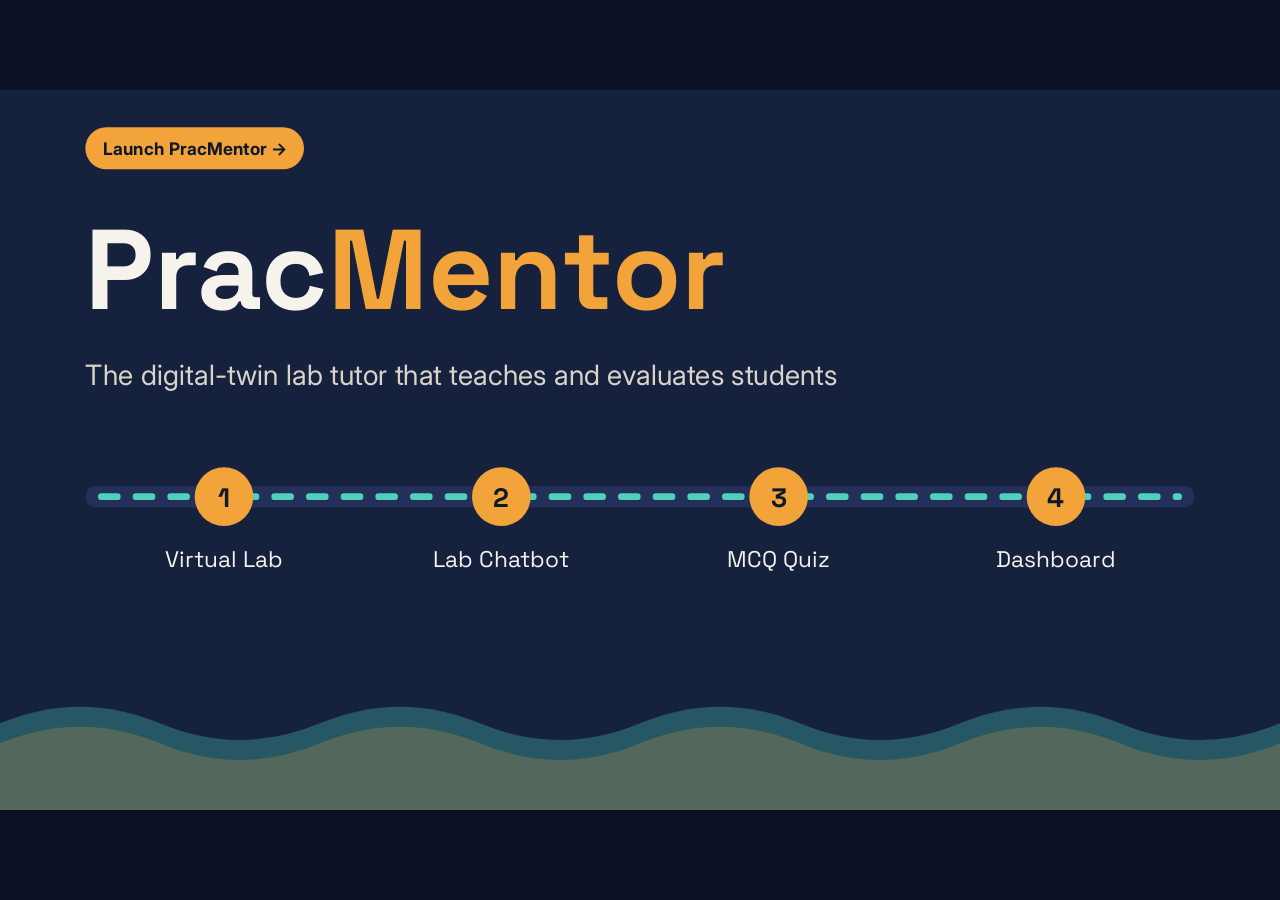
<file: cover.html>
<!doctype html>
<html lang="en"><head><meta charset="utf-8"><meta name="viewport" content="width=device-width,initial-scale=1">
<title>PracMentor</title>
<link rel="preconnect" href="https://fonts.googleapis.com"><link rel="preconnect" href="https://fonts.gstatic.com" crossorigin>
<link rel="stylesheet" href="https://fonts.googleapis.com/css2?family=Space+Grotesk:wght@500;700&family=Inter:wght@400;600&display=swap">
<link rel="stylesheet" href="slides.css"></head><body>
<div id="stage">
<section id="cover" class="cover">
<nav class="tabs"><a class="go" href="index.html">Launch PracMentor →</a></nav>
<h1 class="rise" style="animation-delay:.2s">Prac<span class="hl">Mentor</span></h1>
<p class="tag rise" style="animation-delay:.5s">The digital-twin lab tutor that teaches and evaluates students</p>
<svg class="pipe rise" style="animation-delay:.8s" width="1664" height="220" viewBox="0 0 1664 220" xmlns="http://www.w3.org/2000/svg">
<rect x="0" y="54" width="1664" height="32" rx="16" fill="#22305A"/>
<line class="flow" x1="24" y1="70" x2="1640" y2="70" stroke="#4FD1BC" stroke-width="10" stroke-linecap="round" stroke-dasharray="24 28"/>
<g class="nd" style="animation-delay:0s"><circle cx="208" cy="70" r="44" fill="#F2A33A"/><text x="208" y="72" text-anchor="middle" dominant-baseline="central" font-size="40" font-weight="700" fill="#0E1A2B">1</text></g>
<g class="nd" style="animation-delay:.4s"><circle cx="624" cy="70" r="44" fill="#F2A33A"/><text x="624" y="72" text-anchor="middle" dominant-baseline="central" font-size="40" font-weight="700" fill="#0E1A2B">2</text></g>
<g class="nd" style="animation-delay:.8s"><circle cx="1040" cy="70" r="44" fill="#F2A33A"/><text x="1040" y="72" text-anchor="middle" dominant-baseline="central" font-size="40" font-weight="700" fill="#0E1A2B">3</text></g>
<g class="nd" style="animation-delay:1.2s"><circle cx="1456" cy="70" r="44" fill="#F2A33A"/><text x="1456" y="72" text-anchor="middle" dominant-baseline="central" font-size="40" font-weight="700" fill="#0E1A2B">4</text></g>
<text x="208" y="175" text-anchor="middle" font-size="34" fill="#F6F3EC">Virtual Lab</text>
<text x="624" y="175" text-anchor="middle" font-size="34" fill="#F6F3EC">Lab Chatbot</text>
<text x="1040" y="175" text-anchor="middle" font-size="34" fill="#F6F3EC">MCQ Quiz</text>
<text x="1456" y="175" text-anchor="middle" font-size="34" fill="#F6F3EC">Dashboard</text>
</svg>
<svg class="wave w1" width="3840" height="200" viewBox="0 0 3840 200" xmlns="http://www.w3.org/2000/svg"><path d="M0,70 q120,-50 240,0 t240,0 q120,-50 240,0 t240,0 q120,-50 240,0 t240,0 q120,-50 240,0 t240,0 q120,-50 240,0 t240,0 q120,-50 240,0 t240,0 q120,-50 240,0 t240,0 q120,-50 240,0 t240,0 q120,-50 240,0 t240,0 q120,-50 240,0 t240,0 q120,-50 240,0 t240,0 q120,-50 240,0 t240,0 q120,-50 240,0 t240,0 q120,-50 240,0 t240,0 q120,-50 240,0 t240,0 q120,-50 240,0 t240,0 L3840,200 L0,200 Z" fill="#4FD1BC" fill-opacity=".30"/></svg>
<svg class="wave w2" width="3840" height="200" viewBox="0 0 3840 200" xmlns="http://www.w3.org/2000/svg"><path d="M0,100 q120,-50 240,0 t240,0 q120,-50 240,0 t240,0 q120,-50 240,0 t240,0 q120,-50 240,0 t240,0 q120,-50 240,0 t240,0 q120,-50 240,0 t240,0 q120,-50 240,0 t240,0 q120,-50 240,0 t240,0 q120,-50 240,0 t240,0 q120,-50 240,0 t240,0 q120,-50 240,0 t240,0 q120,-50 240,0 t240,0 q120,-50 240,0 t240,0 q120,-50 240,0 t240,0 q120,-50 240,0 t240,0 q120,-50 240,0 t240,0 L3840,200 L0,200 Z" fill="#F2A33A" fill-opacity=".22"/></svg>
<span class="bb" style="left:300px;animation-delay:0s"></span><span class="bb" style="left:620px;animation-delay:1.6s;width:14px;height:14px"></span><span class="bb" style="left:980px;animation-delay:.8s"></span><span class="bb" style="left:1340px;animation-delay:2.4s;width:14px;height:14px"></span><span class="bb" style="left:1660px;animation-delay:1.2s"></span>
</section>
</div>
<script>function fit(){var s=Math.min(innerWidth/1920,innerHeight/1080),t=document.getElementById('stage');t.style.transform='scale('+s+')';t.style.left=(innerWidth-1920*s)/2+'px';t.style.top=(innerHeight-1080*s)/2+'px'}addEventListener('resize',fit);fit()</script>
</body></html>
</file>
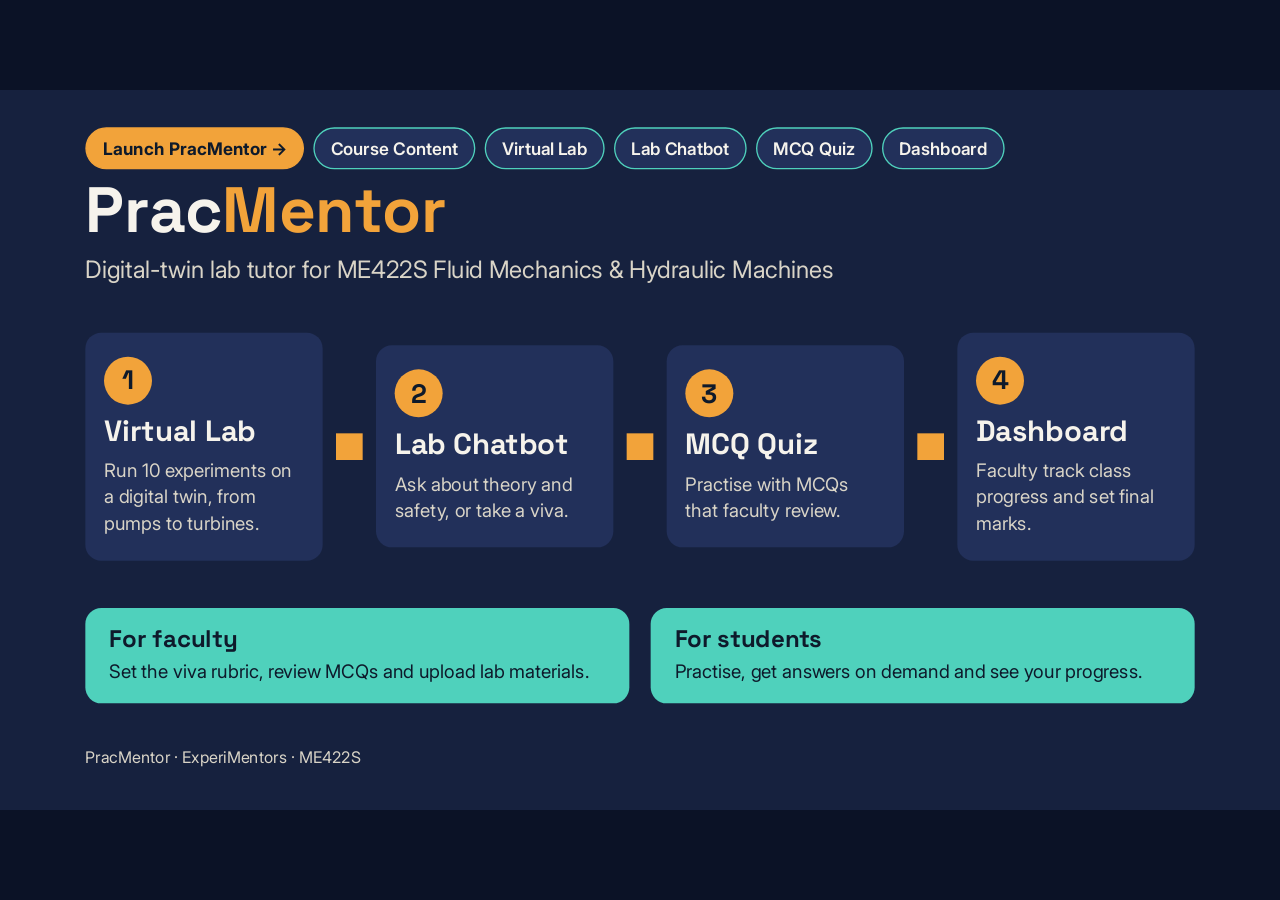
<file: overview.html>
<!doctype html>
<html lang="en"><head><meta charset="utf-8"><meta name="viewport" content="width=device-width,initial-scale=1">
<title>PracMentor</title>
<link rel="preconnect" href="https://fonts.googleapis.com"><link rel="preconnect" href="https://fonts.gstatic.com" crossorigin>
<link rel="stylesheet" href="https://fonts.googleapis.com/css2?family=Space+Grotesk:wght@500;700&family=Inter:wght@400;600&display=swap">
<link rel="stylesheet" href="slides.css"></head><body>
<div id="stage">
<section id="overview" class="info">
<nav class="tabs"><a class="go" href="index.html">Launch PracMentor →</a><a href="index.html#course">Course Content</a><a href="index.html#lab">Virtual Lab</a><a href="index.html#chat">Lab Chatbot</a><a href="index.html#quiz">MCQ Quiz</a><a href="index.html#dash">Dashboard</a></nav>
<div>
<h1>Prac<span class="hl">Mentor</span></h1>
<p class="tag">Digital-twin lab tutor for ME422S Fluid Mechanics &amp; Hydraulic Machines</p>
</div>
<div class="flow">
<div class="card"><div class="num">1</div><h3>Virtual Lab</h3><p>Run 10 experiments on a digital twin, from pumps to turbines.</p></div>
<x-shape kind="arrow-right" style="background:#F2A33A;width:40px;height:40px"></x-shape>
<div class="card"><div class="num">2</div><h3>Lab Chatbot</h3><p>Ask about theory and safety, or take a viva.</p></div>
<x-shape kind="arrow-right" style="background:#F2A33A;width:40px;height:40px"></x-shape>
<div class="card"><div class="num">3</div><h3>MCQ Quiz</h3><p>Practise with MCQs that faculty review.</p></div>
<x-shape kind="arrow-right" style="background:#F2A33A;width:40px;height:40px"></x-shape>
<div class="card"><div class="num">4</div><h3>Dashboard</h3><p>Faculty track class progress and set final marks.</p></div>
</div>
<div class="roles">
<div class="role"><h3>For faculty</h3><p>Set the viva rubric, review MCQs and upload lab materials.</p></div>
<div class="role"><h3>For students</h3><p>Practise, get answers on demand and see your progress.</p></div>
</div>
<p class="foot">PracMentor · ExperiMentors · ME422S</p>
</section>
</div>
<script>function fit(){var s=Math.min(innerWidth/1920,innerHeight/1080),t=document.getElementById('stage');t.style.transform='scale('+s+')';t.style.left=(innerWidth-1920*s)/2+'px';t.style.top=(innerHeight-1080*s)/2+'px'}addEventListener('resize',fit);fit()</script>
</body></html>
</file>
<file: slides.css>
html,body{margin:0;height:100%;background:#0b1226;overflow:hidden}
#stage{position:absolute;width:1920px;height:1080px;transform-origin:0 0}
#stage section{position:relative;width:1920px;height:1080px;box-sizing:border-box}
section.info{padding:128px 128px 160px;background:#16213E;color:#F6F3EC;font-family:'Inter',sans-serif;display:flex;flex-direction:column;justify-content:space-between}
.info h1{font-family:'Space Grotesk',sans-serif;font-size:96px;font-weight:700;line-height:1.1;margin:0}
.info .hl{color:#F2A33A}
.info .tag{font-size:36px;line-height:1.3;margin:12px 0 0;color:#D9D4C7}
.info .flow{display:flex;align-items:center;gap:20px}
.info .card{flex:1;background:#22305A;border-radius:24px;padding:36px 28px;display:flex;flex-direction:column;gap:16px}
.info .num{width:72px;height:72px;border-radius:36px;background:#F2A33A;color:#0E1A2B;font-family:'Space Grotesk',sans-serif;font-size:40px;font-weight:700;display:flex;align-items:center;justify-content:center}
.info .card h3{font-family:'Space Grotesk',sans-serif;font-size:44px;font-weight:700;line-height:1.1;margin:0}
.info .card p{font-size:28px;line-height:1.4;margin:0;color:#D9D4C7}
.info .roles{display:flex;gap:32px}
.info .role{flex:1;background:#4FD1BC;color:#0E1A2B;border-radius:24px;padding:28px 36px}
.info .role h3{font-family:'Space Grotesk',sans-serif;font-size:36px;font-weight:700;line-height:1.1;margin:0 0 8px}
.info .role p{font-size:28px;line-height:1.4;margin:0}
.info .foot{position:absolute;left:128px;bottom:64px;width:1200px;font-size:24px;margin:0;color:#D9D4C7}
section.cover{background:#16213E;color:#F6F3EC;font-family:'Inter',sans-serif;overflow:hidden}
.cover .kick{position:absolute;left:128px;top:112px;margin:0;font-size:30px;font-weight:600;letter-spacing:.04em;color:#F2A33A}
.cover h1{position:absolute;left:128px;top:176px;margin:0;font-family:'Space Grotesk',sans-serif;font-size:170px;font-weight:700;line-height:1.1}
.cover .hl{color:#F2A33A}
.cover .tag{position:absolute;left:128px;top:400px;margin:0;font-size:42px;line-height:1.3;color:#D9D4C7}
.cover .pipe{position:absolute;left:128px;top:540px}
.cover .pipe text{font-family:'Space Grotesk',sans-serif}
.cover .wave{position:absolute;left:0;top:880px}
.cover .w1{animation:drift 9s linear infinite}
.cover .w2{animation:drift 14s linear infinite reverse}
.cover .bb{position:absolute;top:992px;width:22px;height:22px;border-radius:11px;border:3px solid #4FD1BC;opacity:0;animation:bub 4.8s ease-in infinite}
.cover .flow{animation:flow 2s linear infinite}
.cover .nd{transform-box:fill-box;transform-origin:center;animation:pulse 2.4s ease-in-out infinite}
.cover .rise{animation:rise .9s ease-out both}
@keyframes rise{from{opacity:0;transform:translateY(40px)}to{opacity:1;transform:none}}
@keyframes flow{to{stroke-dashoffset:-104}}
@keyframes drift{from{transform:translateX(0)}to{transform:translateX(-1920px)}}
@keyframes bub{0%{transform:translateY(0);opacity:0}15%{opacity:.8}100%{transform:translateY(-300px);opacity:0}}
@keyframes pulse{0%,100%{transform:scale(1)}50%{transform:scale(1.12)}}
@media (prefers-reduced-motion:reduce){.cover *{animation:none!important;opacity:1!important}.cover .bb{display:none}}
.tabs{position:absolute;left:128px;top:56px;display:flex;gap:14px;z-index:5}
.tabs a{padding:14px 24px;border-radius:999px;background:#22305A;color:#F6F3EC;font:600 26px 'Inter',sans-serif;text-decoration:none;border:2px solid #4FD1BC}
.tabs a.go{background:#F2A33A;color:#0E1A2B;border-color:#F2A33A;font-weight:700}
.cover .launch{position:absolute;left:128px;top:56px;z-index:5;padding:16px 34px;border-radius:999px;background:#F2A33A;color:#0E1A2B;font:700 30px 'Inter',sans-serif;text-decoration:none}
</file>
